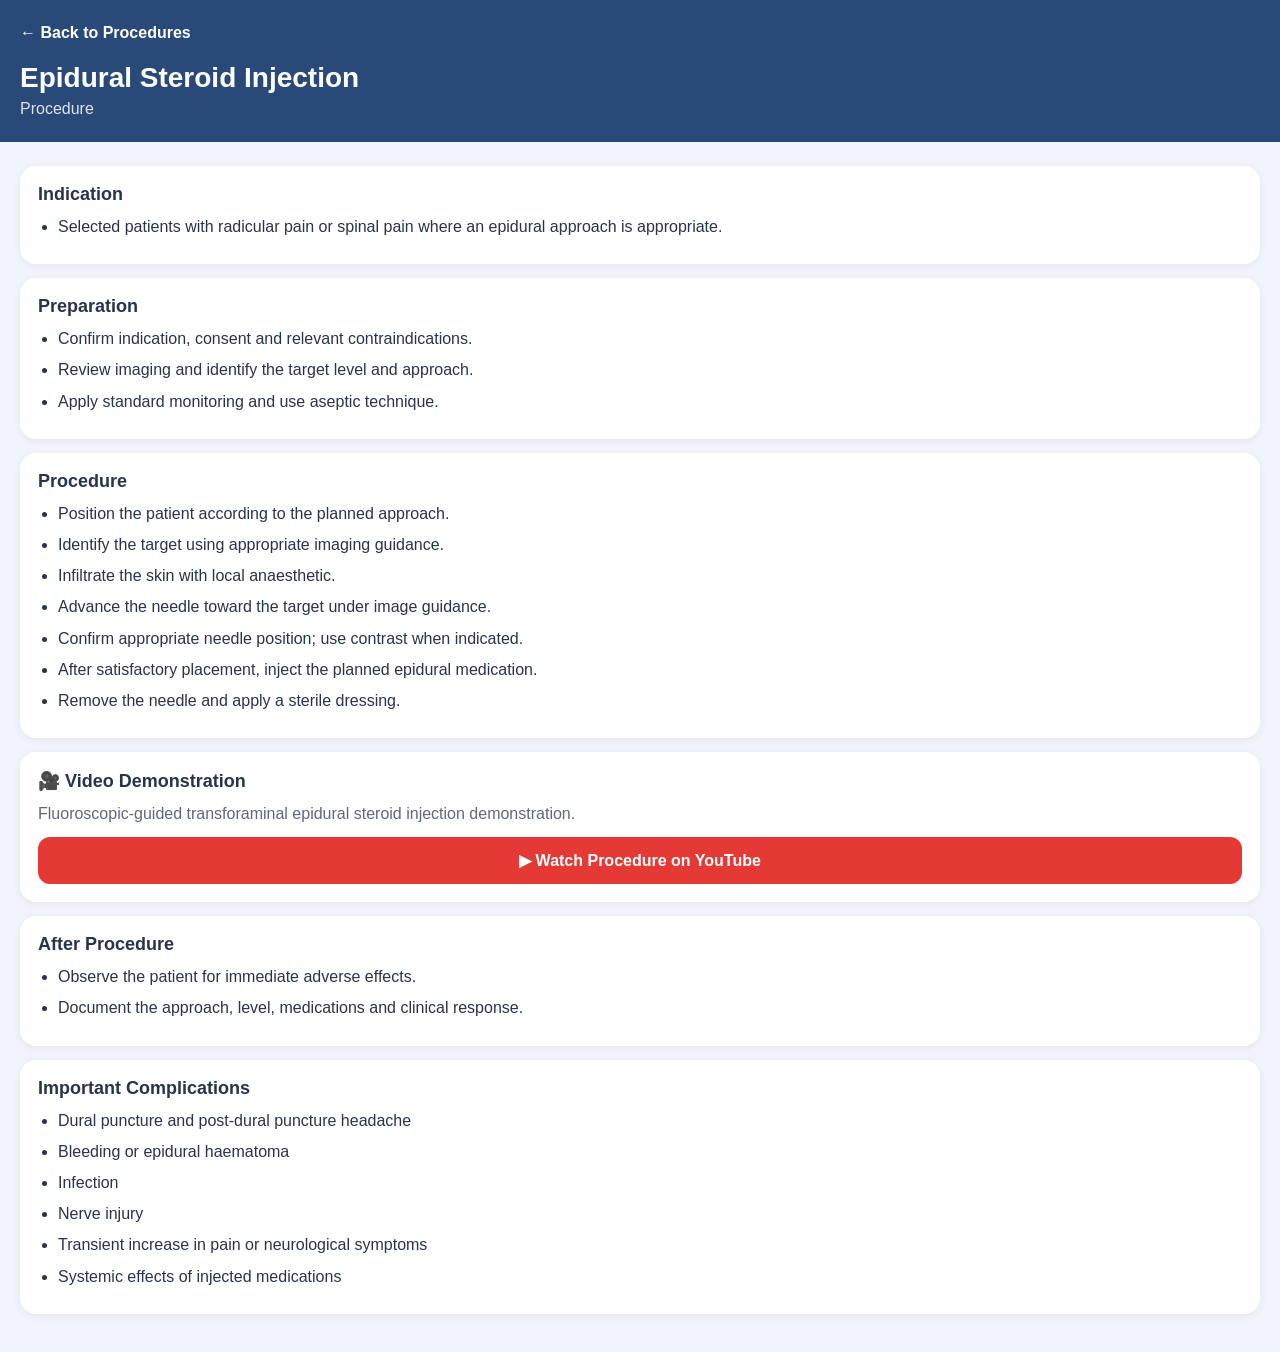
<file: epidural-steroid-injection.html>
<!DOCTYPE html>
<html lang="en">
<head>
    <meta charset="UTF-8">
    <meta name="viewport" content="width=device-width, initial-scale=1.0">
    <title>Epidural Steroid Injection - PainMed Pro</title>
    <style>
        * {
            box-sizing: border-box;
        }
        body {
            margin: 0;
            font-family: -apple-system, BlinkMacSystemFont, "Segoe UI", sans-serif;
            background: #f1f5fb;
            color: #26344d;
        }
        .header {
            background: #294a78;
            color: white;
            padding: 24px 20px;
        }
        .back {
            color: white;
            text-decoration: none;
            font-weight: 600;
        }
        .header h1 {
            margin: 20px 0 6px;
            font-size: 28px;
        }
        .header p {
            margin: 0;
            opacity: 0.85;
        }
        .container {
            padding: 24px 20px;
        }
        .section {
            background: white;
            border-radius: 16px;
            padding: 18px;
            margin-bottom: 14px;
            box-shadow: 0 2px 8px rgba(0,0,0,0.06);
        }
        .section h2 {
            margin: 0 0 10px;
            font-size: 18px;
        }
        .section ul {
            margin: 0;
            padding-left: 20px;
        }
        .section li {
            margin-bottom: 8px;
            line-height: 1.45;
        }
        .video-button {
            display: block;
            text-align: center;
            background: #e53935;
            color: white;
            text-decoration: none;
            padding: 14px 18px;
            border-radius: 12px;
            font-weight: 700;
            margin-top: 12px;
        }
        .video-button:active {
            transform: scale(0.98);
        }
        .video-description {
            margin: 0;
            line-height: 1.45;
            color: #5b687d;
        }
    </style>
</head>
<body>
    <div class="header">
        <a class="back" href="procedures.html">← Back to Procedures</a>
        <h1>Epidural Steroid Injection</h1>
        <p>Procedure</p>
    </div>
    <div class="container">
        <div class="section">
            <h2>Indication</h2>
            <ul>
                <li>Selected patients with radicular pain or spinal pain where an epidural approach is appropriate.</li>
            </ul>
        </div>
        <div class="section">
            <h2>Preparation</h2>
            <ul>
                <li>Confirm indication, consent and relevant contraindications.</li>
                <li>Review imaging and identify the target level and approach.</li>
                <li>Apply standard monitoring and use aseptic technique.</li>
            </ul>
        </div>
        <div class="section">
            <h2>Procedure</h2>
            <ul>
                <li>Position the patient according to the planned approach.</li>
                <li>Identify the target using appropriate imaging guidance.</li>
                <li>Infiltrate the skin with local anaesthetic.</li>
                <li>Advance the needle toward the target under image guidance.</li>
                <li>Confirm appropriate needle position; use contrast when indicated.</li>
                <li>After satisfactory placement, inject the planned epidural medication.</li>
                <li>Remove the needle and apply a sterile dressing.</li>
            </ul>
        </div>
        <div class="section">
            <h2>🎥 Video Demonstration</h2>
            <p class="video-description">
                Fluoroscopic-guided transforaminal epidural steroid injection
                demonstration.
            </p>
            <a
                class="video-button"
                href="https://www.youtube.com/watch?v=1oSMo9l11p0"
                target="_blank"
                rel="noopener noreferrer">
                ▶ Watch Procedure on YouTube
            </a>
        </div>
        <div class="section">
            <h2>After Procedure</h2>
            <ul>
                <li>Observe the patient for immediate adverse effects.</li>
                <li>Document the approach, level, medications and clinical response.</li>
            </ul>
        </div>
        <div class="section">
            <h2>Important Complications</h2>
            <ul>
                <li>Dural puncture and post-dural puncture headache</li>
                <li>Bleeding or epidural haematoma</li>
                <li>Infection</li>
                <li>Nerve injury</li>
                <li>Transient increase in pain or neurological symptoms</li>
                <li>Systemic effects of injected medications</li>
            </ul>
        </div>
    </div>
</body>
</html>
</file>
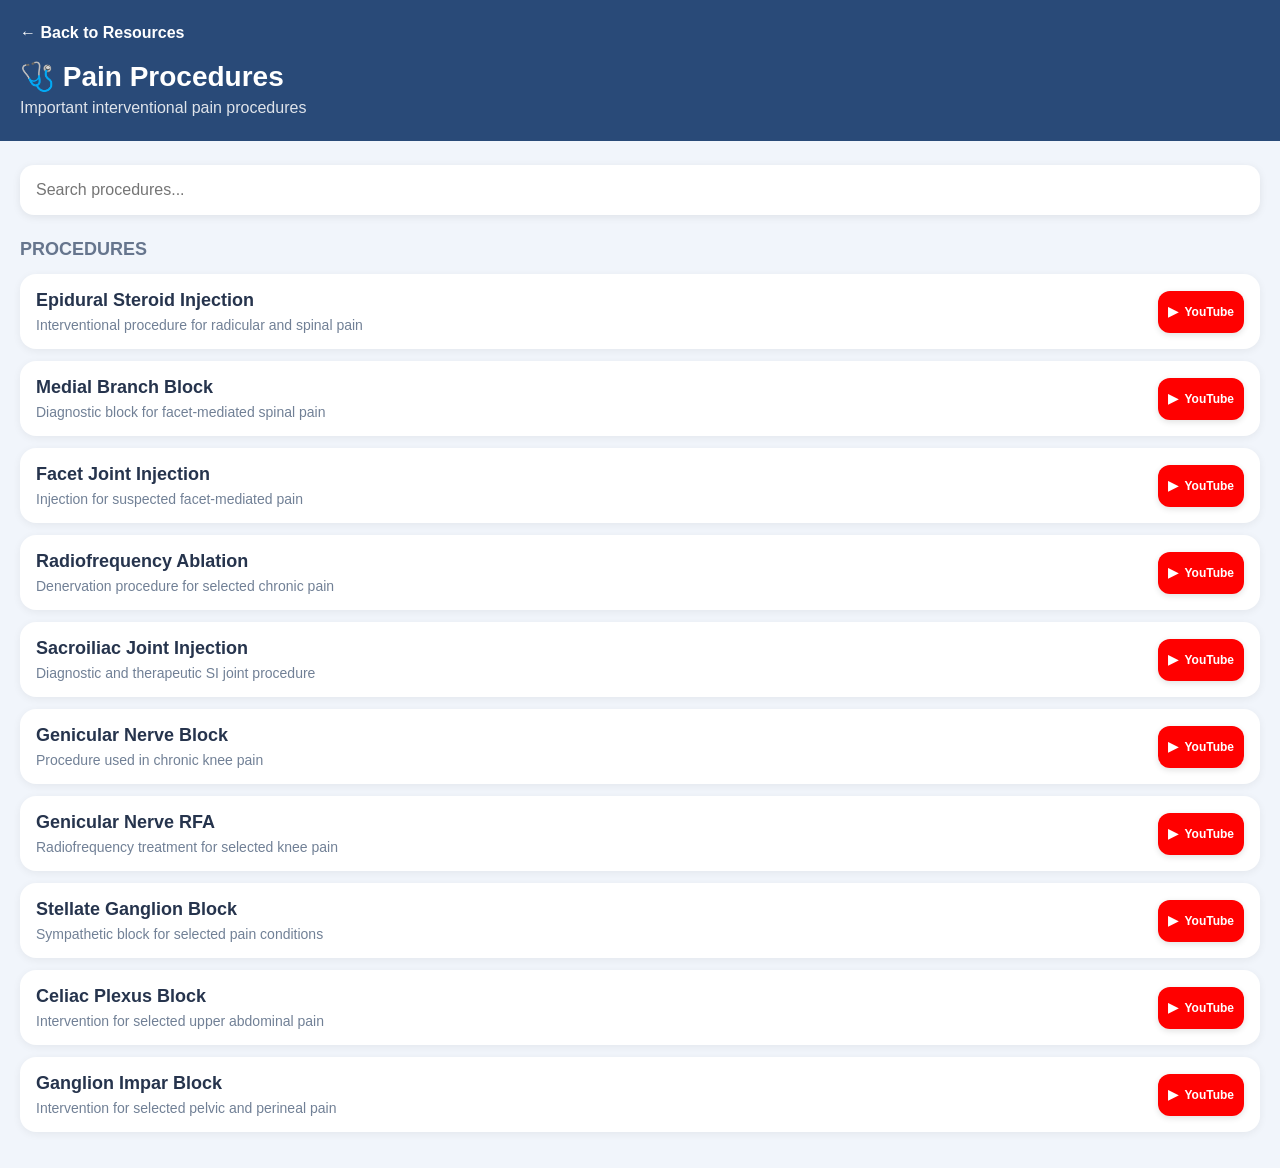
<file: procedures.html>
<!DOCTYPE html>
<html lang="en">
<head>
    <meta charset="UTF-8">
    <meta name="viewport" content="width=device-width, initial-scale=1.0">
    <title>Pain Procedures - PainMed Pro</title>

    <style>
        * { box-sizing: border-box; }

        body {
            margin: 0;
            font-family: -apple-system, BlinkMacSystemFont, "Segoe UI", sans-serif;
            background: #f1f5fb;
            color: #26344d;
        }

        .header {
            background: #294a78;
            color: white;
            padding: 24px 20px;
        }

        .header h1 {
            margin: 0;
            font-size: 28px;
        }

        .header p {
            margin: 6px 0 0;
            opacity: 0.85;
        }

        .container { padding: 24px 20px; }

        .search {
            width: 100%;
            padding: 16px;
            border: none;
            border-radius: 14px;
            font-size: 16px;
            margin-bottom: 24px;
            box-shadow: 0 2px 8px rgba(0,0,0,0.08);
        }

        .section-title {
            font-size: 18px;
            font-weight: 700;
            margin-bottom: 14px;
            color: #66758d;
            text-transform: uppercase;
        }

        .procedure-card {
            background: white;
            border-radius: 16px;
            padding: 16px;
            margin-bottom: 12px;
            box-shadow: 0 2px 8px rgba(0,0,0,0.06);
            display: flex;
            align-items: center;
            gap: 14px;
        }

        .procedure-info {
            flex: 1;
            min-width: 0;
        }

        .procedure-info.clickable { cursor: pointer; }

        .procedure-card h3 {
            margin: 0 0 6px;
            font-size: 18px;
        }

        .procedure-card p {
            margin: 0;
            color: #718096;
            font-size: 14px;
        }

        .youtube-button {
            flex: 0 0 auto;
            min-width: 76px;
            height: 42px;
            padding: 0 10px;
            border-radius: 12px;
            background: #ff0000;
            color: white;
            text-decoration: none;
            display: flex;
            align-items: center;
            justify-content: center;
            gap: 6px;
            font-size: 12px;
            font-weight: 700;
            box-shadow: 0 2px 6px rgba(0,0,0,0.12);
        }

        .youtube-icon { font-size: 13px; }

        .back {
            display: inline-block;
            margin-bottom: 18px;
            color: white;
            text-decoration: none;
            font-weight: 600;
        }

        #no-results {
            display: none;
            text-align: center;
            color: #718096;
            padding: 30px 10px;
        }

        @media (max-width: 480px) {
            .procedure-card { padding: 14px; }
            .youtube-button { min-width: 44px; width: 44px; padding: 0; }
            .youtube-label { display: none; }
        }
    </style>
</head>

<body>

    <div class="header">
        <a class="back" href="index.html">← Back to Resources</a>
        <h1>🩺 Pain Procedures</h1>
        <p>Important interventional pain procedures</p>
    </div>

    <div class="container">

        <input
            type="search"
            id="search"
            class="search"
            placeholder="Search procedures..."
            aria-label="Search pain procedures"
        >

        <div class="section-title">Procedures</div>

        <div id="procedure-list"></div>
        <div id="no-results">No procedures found.</div>

    </div>

    <script src="procedures.js"></script>

</body>
</html>
</file>
